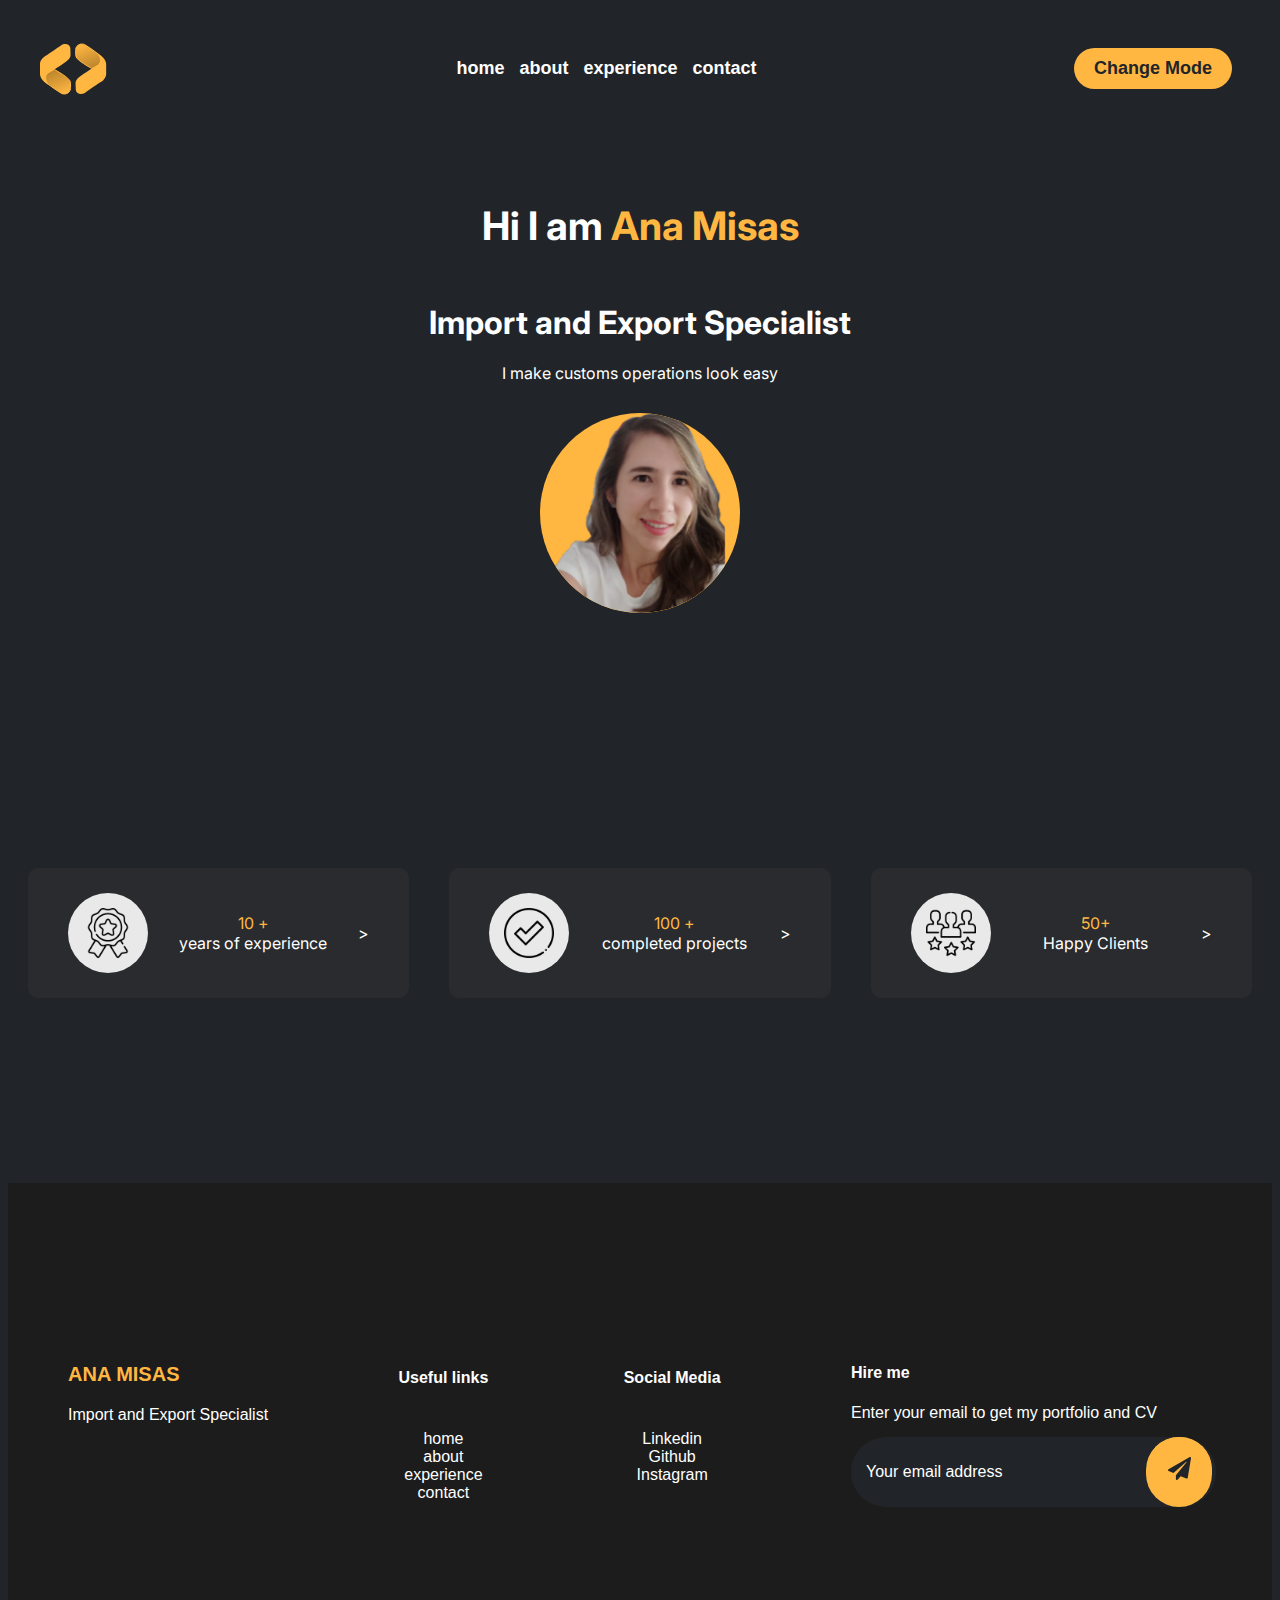
<file: index.html>
<!DOCTYPE html>
<html lang="en">
<head>
    <meta charset="UTF-8">
    <meta http-equiv="X-UA-Compatible" content="IE=edge">
    <meta name="viewport" content="width=device-width, initial-scale=1.0">
    <link rel="preconnect" href="https://fonts.googleapis.com">
    <link rel="preconnect" href="https://fonts.gstatic.com" crossorigin>
    <link href="https://fonts.googleapis.com/css2?family=Inter:wght@200;400;500;700&family=Poppins:wght@200;400;500;700&family=Work+Sans:wght@200;400;500;700&display=swap" rel="stylesheet">
    <link rel="stylesheet" href="./css/style.css">
    <title>MY CV</title>
</head>
<body>
    <!--logo y menu principal-->
        <header>
        <img src="./img/imagen.svg" alt="logo">
        <nav>
            <ul class ="navheader">
               <li><a href="./index.html" class="aHeader">home</a></li>
               <li><a href="./About.html" class="aHeader">about</a></li>
               <li><a href="./Experience.html" class="aHeader">experience</a></li>
               <li><a href="./Contact.html" class="aHeader">contact</a></li>
            </ul>
        </nav>
        <button id="buttonHeader">Change Mode</button>
     </header>
     <!--nombre e info principal-->
     <section id="sectioninfo">
        <h2> Hi I am <span id="nombre"> Ana Misas</span> </h2>
        <h1>Import and Export Specialist</h1>
        <span>I make customs operations look easy</span>
        <img src="./img/Group 36670.svg" alt="photo Ana" id="imgp">
    </section>
     <!--experiencia-->
    <section id="experienceinfo">
        <div class="cajacentral">
            <img class="logoresumen"src="./img/experience.svg" alt="logo Experience">
            <div class="splittext">
                <span class="colornumber">10 +</span>
                <span>years of experience</span> 
            </div>
            <span> > </span>
        </div>
        <div class="cajacentral">
            <img class="logoresumen"src="./img/completed projects.svg" alt="logo Projects">
            <div class="splittext">
              <span class="colornumber">100 +</span>
              <span>completed projects</span>
            </div> 
            <span> > </span>           
        </div>
        <div class="cajacentral">
            <img class="logoresumen"src="./img/Happy clients.svg" alt="logo Happy Clients">
           <div class="splittext">
              <span class="colornumber">50+ </span>
              <span>Happy Clients</span>
           </div>
           <span> > </span>            
        </div>
    </section>
      <!--footer-->
     <footer>
      <div>
        <h3 id="nombreana">ANA MISAS</h3>
        <span>Import and Export Specialist</span>
      </div>
      <div class="divfooter">
        <h4>Useful links</h4>
        <ul class="divfooter"> 
          <li><a href="./index.html ">home</a></li>
          <li><a href="./About.html">about</a></li>
          <li><a href="./Experience.html">experience</a></li>
          <li><a href="./Contact.html">contact</a></li>
        </ul>
      </div>
      <div class="divfooter">  
         <h4>Social Media</h4>
         <ul class="divfooter">
           <li><a href="https://www.linkedin.com/in/ana-maria-misas-tabares-0ab04418a/">Linkedin</a></li>
           <li><a href="https://github.com/anamar422">Github</a></li>
           <li><a href="https://www.instagram.com/am_ms_ts/">Instagram</a></li>
         </ul>
      </div>
      <div>
         <h4>Hire me</h4>
         <li>Enter your email to get my portfolio and CV</li>
        <div id="sendemail">
           <li class="cajapequeña">Your email address</li>             
           <button class="button2"><img src="./img/boton correos.svg" alt="correo"></button>
        </div>
      </div> 
    </footer>
    <script src="project1.js"></script>
</body>
</html>
</file>
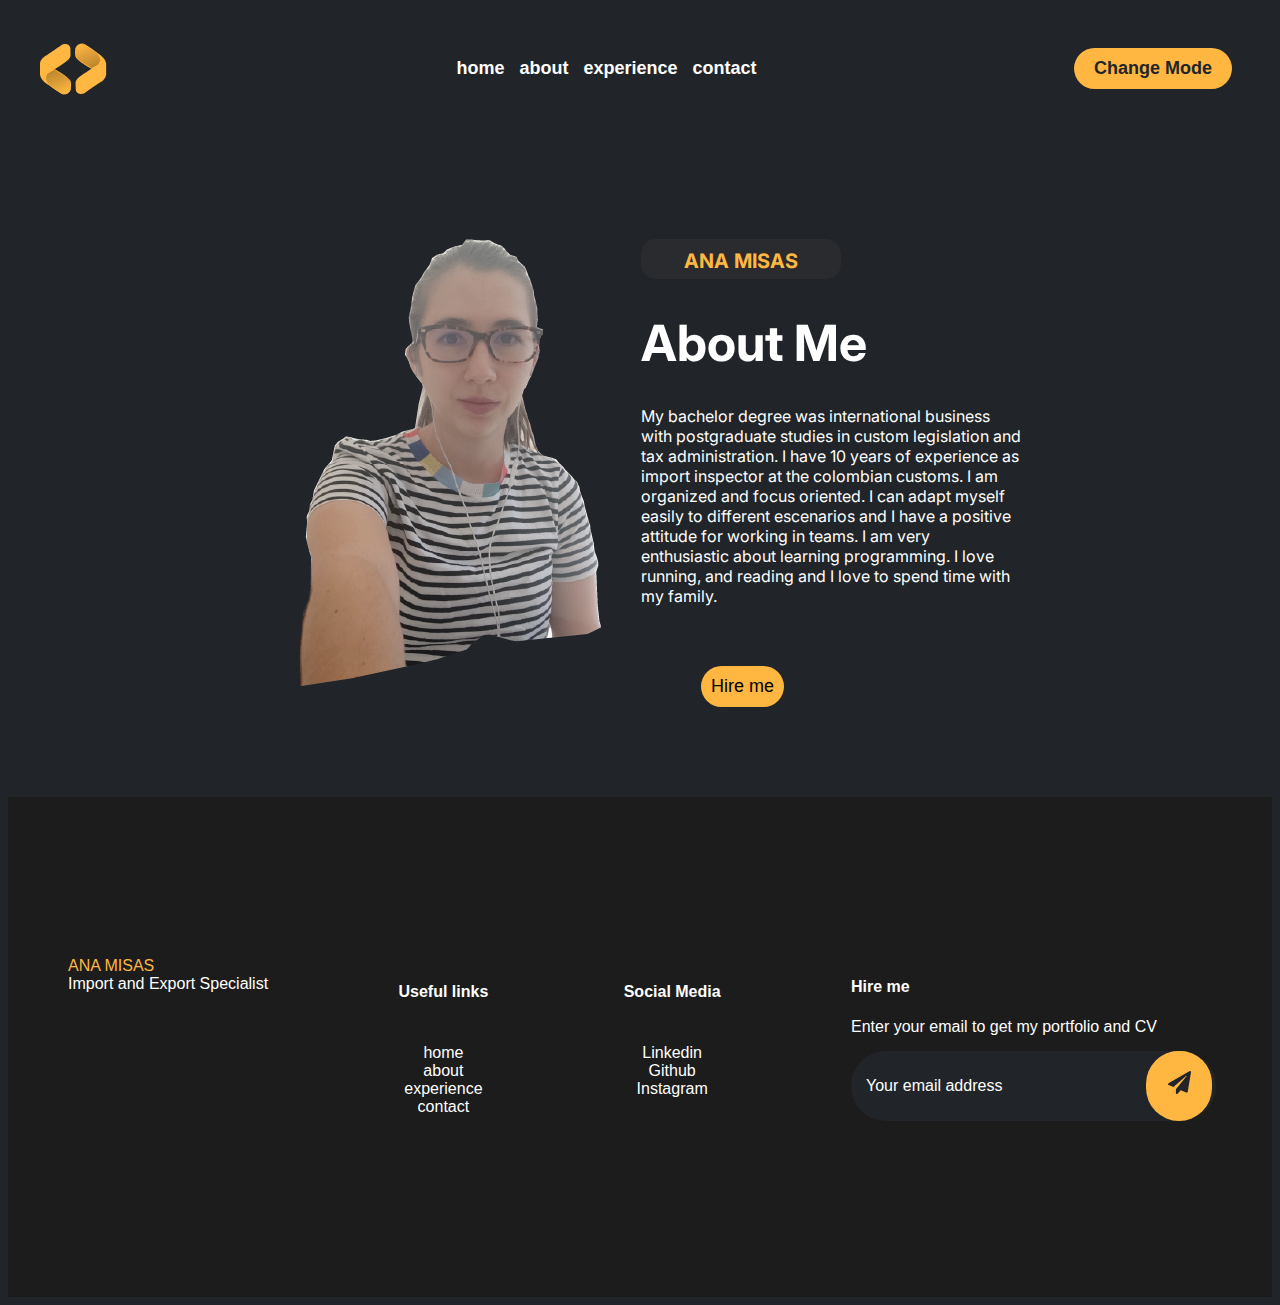
<file: About.html>
<!DOCTYPE html>
<html lang="en">
<head>
    <meta charset="UTF-8">
    <meta http-equiv="X-UA-Compatible" content="IE=edge">
    <meta name="viewport" content="width=device-width, initial-scale=1.0">
    <link rel="preconnect" href="https://fonts.googleapis.com">
    <link rel="preconnect" href="https://fonts.gstatic.com" crossorigin>
    <link href="https://fonts.googleapis.com/css2?family=Inter:wght@200;400;500;700&family=Poppins:wght@200;400;500;700&family=Work+Sans:wght@200;400;500;700&display=swap" rel="stylesheet">
    <link rel="stylesheet" href="./css/style.css">
    <title>About</title>
</head>
<body>
    <!--logo y menu principal-->
    <header>
      <img src="./img/imagen.svg" alt="logo">
      <nav>
          <ul class ="navheader">
             <li><a href="./index.html" class="aHeader">home</a></li>
             <li><a href="./About.html" class="aHeader">about</a></li>
             <li><a href="./Experience.html" class="aHeader">experience</a></li>
             <li><a href="./Contact.html" class="aHeader">contact</a></li>
          </ul>
      </nav>
      <button id="buttonHeader">Change Mode</button>
   </header>
    <!--nombre e info principal-->
<section class="cajaabout">
        <img id="imagenabout"src="./img/ana 2.png" alt="ana photo 2">
        <div>
            <h3 class="anamisassec">ANA MISAS</h3>
            <h1 id="aboutme"> About Me</h1>
            <div class="biographysec">My bachelor degree was international business  with postgraduate studies in  custom  legislation  and  tax  administration. I have 10 years of experience as  import inspector at the colombian customs. I am organized and  focus oriented. I  can adapt myself easily to different escenarios and  I  have a positive attitude for working in teams. I am very enthusiastic about learning programming.  I love running, and reading and I love to spend time with my family.</div>
            <button class="buttonHireMe">Hire me</button>
        </div>
</section>
<footer>
  <div>
    <div id="nombreana">ANA MISAS</div>
    <span>Import and Export Specialist</span>
  </div>
  <div class="divfooter">
    <h4>Useful links</h4>
    <ul class="divfooter"> 
      <li><a href="./index.html ">home</a></li>
      <li><a href="./About.html">about</a></li>
      <li><a href="./Experience.html">experience</a></li>
      <li><a href="./Contact.html">contact</a></li>
    </ul>
  </div>
  <div class="divfooter">  
     <h4>Social Media</h4>
     <ul class="divfooter">
       <li><a href="https://www.linkedin.com/in/ana-maria-misas-tabares-0ab04418a/">Linkedin</a></li>
       <li><a href="https://github.com/anamar422">Github</a></li>
       <li><a href="https://www.instagram.com/am_ms_ts/">Instagram</a></li>
     </ul>
  </div>
  <div>
     <h4>Hire me</h4>
     <li>Enter your email to get my portfolio and CV</li>
    <div id="sendemail">
       <li class="cajapequeña">Your email address</li>             
       <button class="button2"><img src="./img/boton correos.svg" alt="correo"></button>
    </div>
  </div>   
    </footer>
    <script src="project1.js"></script>
</body>
</html>
</file>
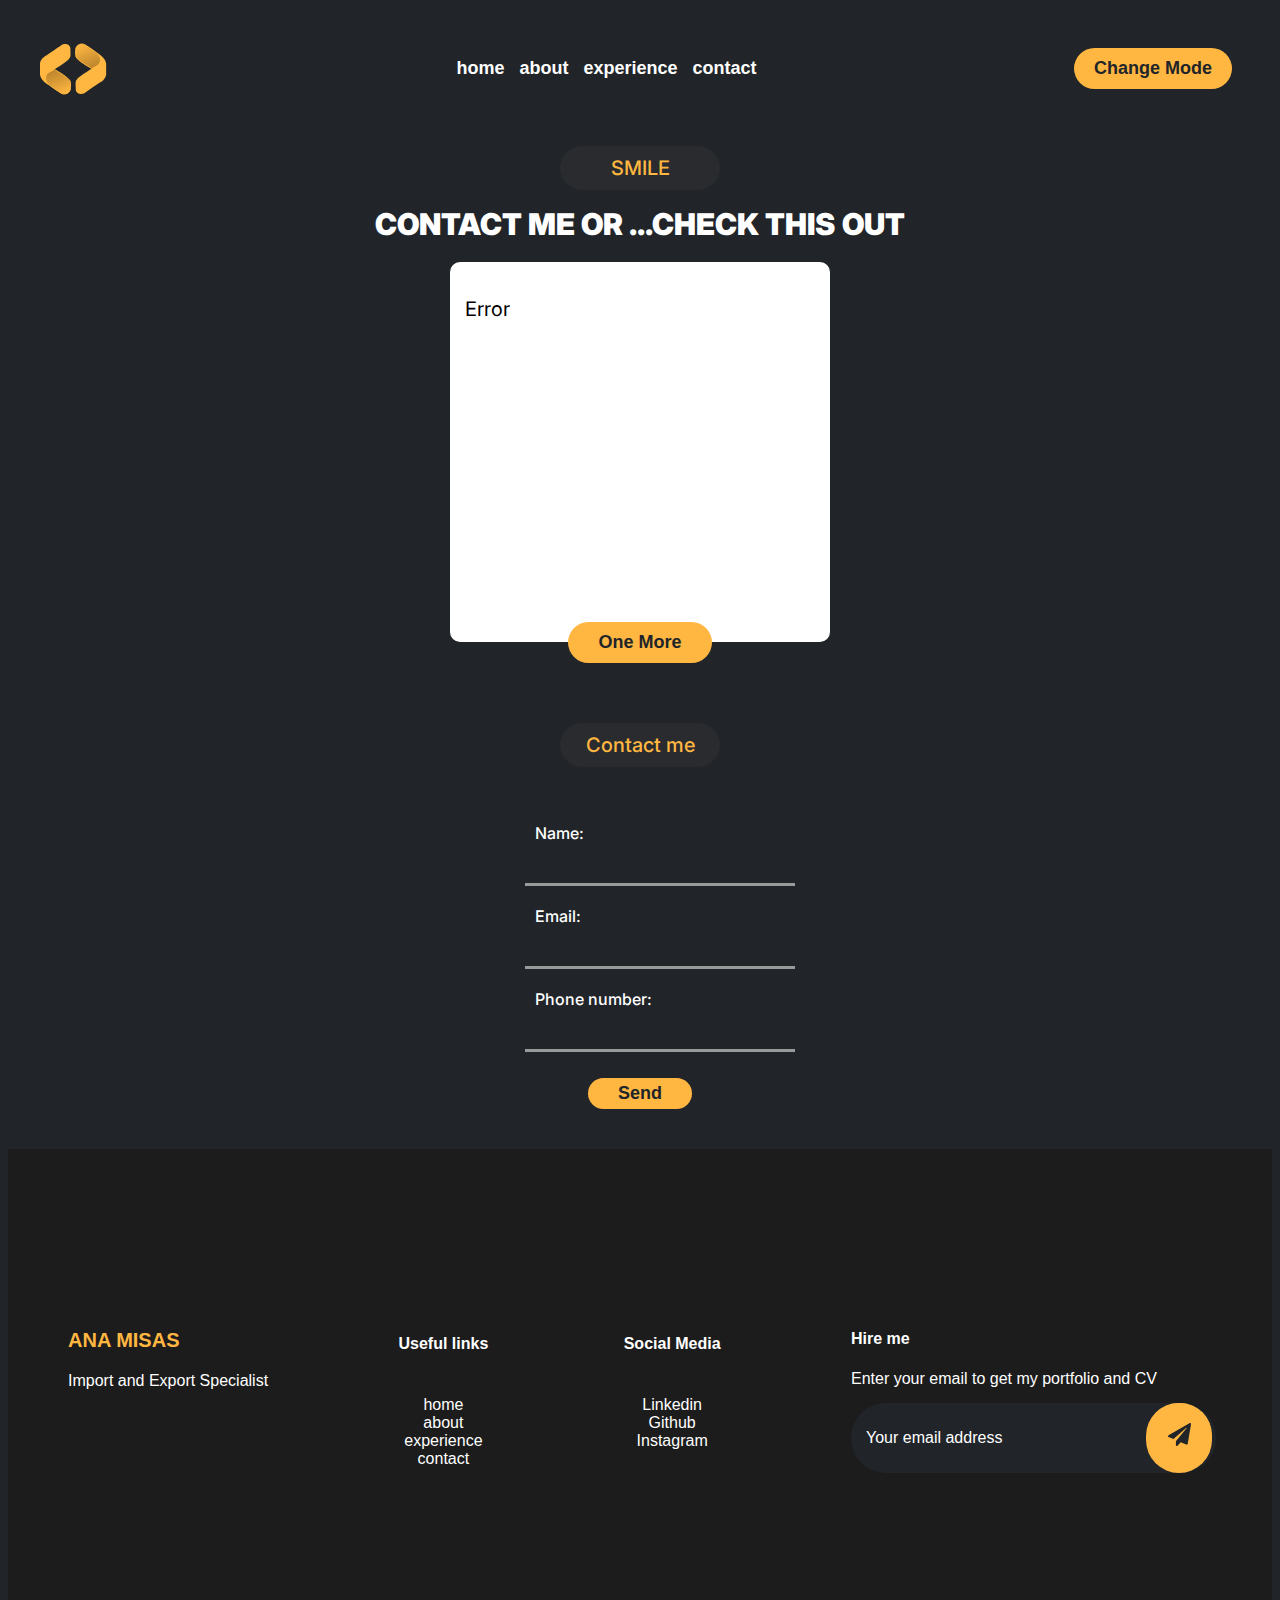
<file: Contact.html>
<!DOCTYPE html>
<html lang="en">
<head>
    <meta charset="UTF-8">
    <meta http-equiv="X-UA-Compatible" content="IE=edge">
    <meta name="viewport" content="width=device-width, initial-scale=1.0">
    <link rel="preconnect" href="https://fonts.googleapis.com">
    <link rel="preconnect" href="https://fonts.gstatic.com" crossorigin>
    <link href="https://fonts.googleapis.com/css2?family=Inter:wght@200;400;500;700&family=Poppins:wght@200;400;500;700&family=Work+Sans:wght@200;400;500;700&display=swap" rel="stylesheet">
    <link rel="stylesheet" href="./css/style.css">
    <title>Contact</title>
</head>
<body>
  <header>
    <img src="./img/imagen.svg" alt="logo">
    <nav>
        <ul class ="navheader">
           <li><a href="./index.html" class="aHeader">home</a></li>
           <li><a href="./About.html" class="aHeader">about</a></li>
           <li><a href="./Experience.html" class="aHeader">experience</a></li>
           <li><a href="./Contact.html" class="aHeader">contact</a></li>
        </ul>
    </nav>
    <button id="buttonHeader">Change Mode</button>
 </header>
    <section class="smile">
        <h2 class="contact">SMILE</h2>
        <span class="contactSmile">CONTACT ME OR ...CHECK THIS OUT</span>
        <div class="cajagrande4">
          <p id="joke"></p>
          <p id="punchline"></p>
         </div>
        <button id="button3"> One More </button>
    </section>
    <section id="sectioninfo">
        <h3 class="contact">Contact me</h3>
        <ul>
            <li class="info"> Name:</li>
            <li class="info"> Email:</li>
            <li class="info"> Phone number:</li>
        </ul>
        <button class="button4">Send</button>
    </section>
    <footer>
      <div>
        <h3 id="nombreana">ANA MISAS</h3>
        <span>Import and Export Specialist</span>
      </div>
      <div class="divfooter">
        <h4>Useful links</h4>
        <ul class="divfooter"> 
          <li><a href="./index.html ">home</a></li>
          <li><a href="./About.html">about</a></li>
          <li><a href="./Experience.html">experience</a></li>
          <li><a href="./Contact.html">contact</a></li>
        </ul>
      </div>
      <div class="divfooter">  
         <h4>Social Media</h4>
         <ul class="divfooter">
           <li><a href="https://www.linkedin.com/in/ana-maria-misas-tabares-0ab04418a/">Linkedin</a></li>
           <li><a href="https://github.com/anamar422">Github</a></li>
           <li><a href="https://www.instagram.com/am_ms_ts/">Instagram</a></li>
         </ul>
      </div>
      <div>
         <h4>Hire me</h4>
         <li>Enter your email to get my portfolio and CV</li>
        <div id="sendemail">
           <li class="cajapequeña">Your email address</li>             
           <button class="button2"><img src="./img/boton correos.svg" alt="correo"></button>
        </div>
      </div> 
    </footer>
        <script src="jokes.js"></script>
        <script src="project1.js"></script>
</body>
</html>
</file>
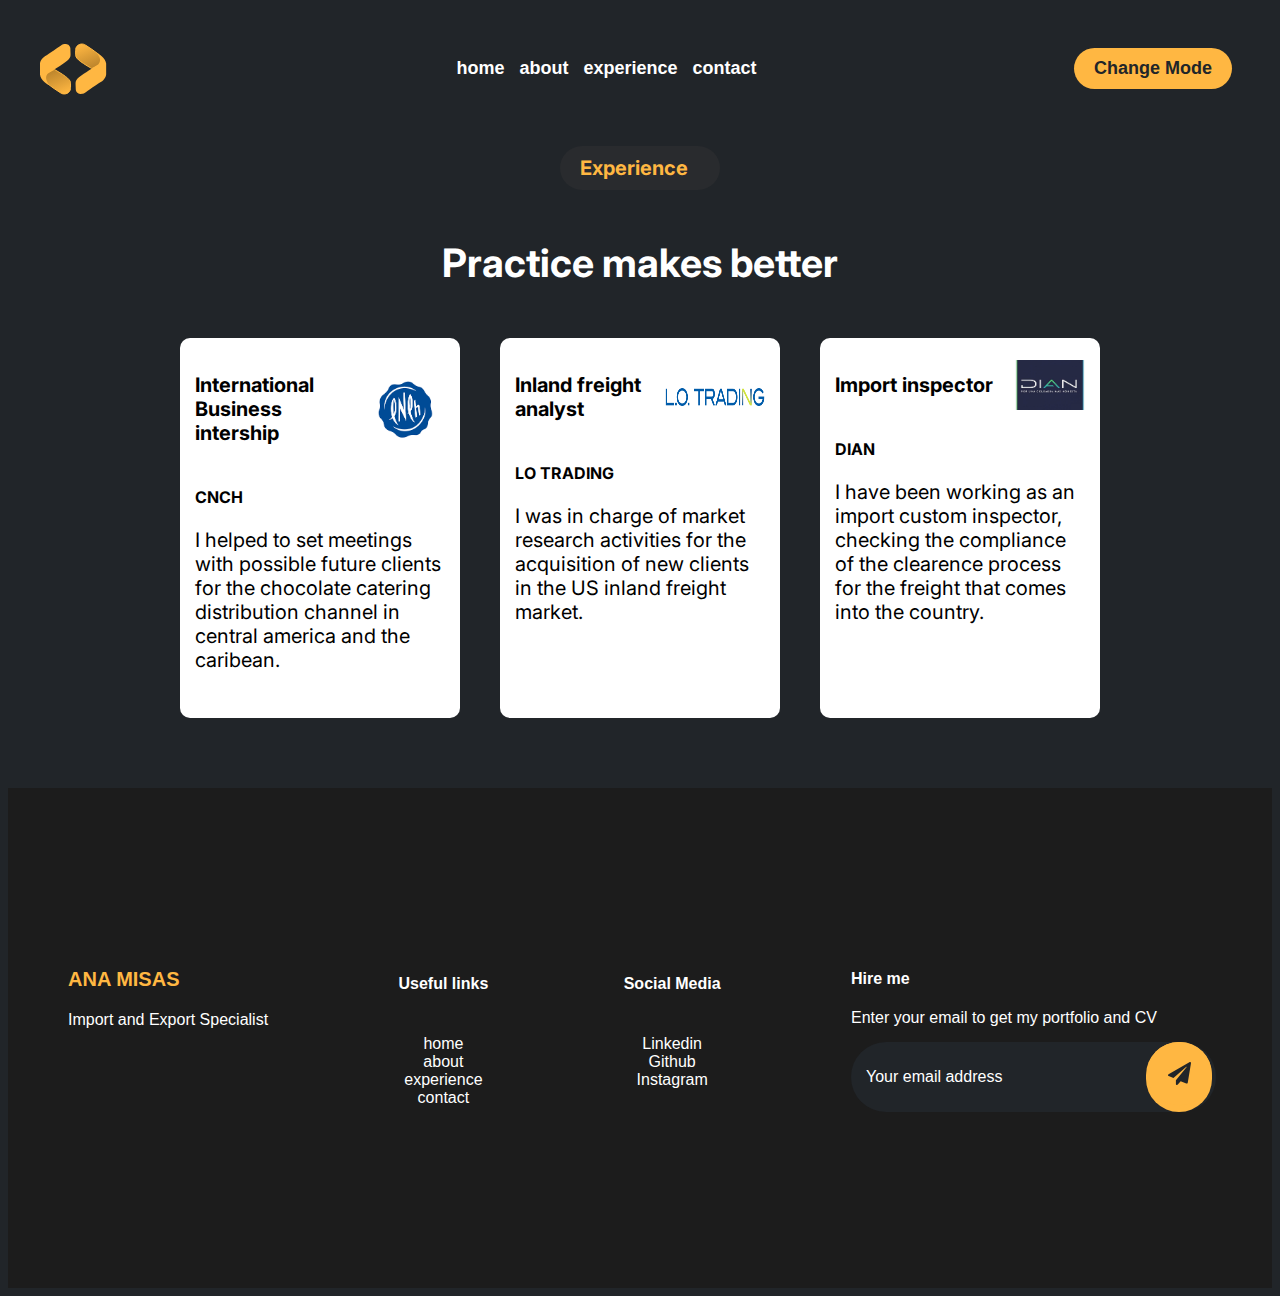
<file: Experience.html>
<!DOCTYPE html>
<html lang="en">
<head>
    <meta charset="UTF-8">
    <meta http-equiv="X-UA-Compatible" content="IE=edge">
    <meta name="viewport" content="width=device-width, initial-scale=1.0">
    <link rel="preconnect" href="https://fonts.googleapis.com">
    <link rel="preconnect" href="https://fonts.gstatic.com" crossorigin>
    <link href="https://fonts.googleapis.com/css2?family=Inter:wght@200;400;500;700&family=Poppins:wght@200;400;500;700&family=Work+Sans:wght@200;400;500;700&display=swap" rel="stylesheet">
    <link rel="stylesheet" href="./css/style.css">
    <title>Experience</title>
</head>
<body>
     <!--logo y menu principal-->
        <header>
            <img src="./img/imagen.svg" alt="logo">
                <nav>
                    <ul class ="navheader">
                        <li><a href="./index.html" class="aHeader">home</a></li>
                        <li><a href="./About.html" class="aHeader">about</a></li>
                        <li><a href="./Experience.html" class="aHeader">experience</a></li>
                        <li><a href="./Contact.html" class="aHeader">contact</a></li>
                     </ul>
                </nav>
             <button id="buttonHeader">Change Mode</button>
        </header>
      <!--nombre e info principal-->
    <section id="sect-experience">
         <h2 class="experience">Experience</h2>
         <h2>Practice makes better</h2>
        <div class="caja-experience">
            <span class="cajagrande">
                <div class="logos">
                    <h3>International Business intership</h3>
                    <img src="./img/logo cnch.png" alt="cnch" id="logocnch">
                </div>
                <h4 class="h4">CNCH</h4>
                <p>I helped to set meetings with possible future clients for the chocolate catering  distribution channel in central america and the caribean.</p>
            </span>
            <span class="cajagrande">
                <div class="logos">
                    <h3>Inland freight analyst</h3>
                    <img src="./img/logo lo trading.png" alt="lo trading"id="logolotrading">
                </div>
                <h4 class="h4">LO TRADING</h4>
                <p>I was in charge of market research activities for the acquisition of new clients in the US inland freight market.</p>
            </span>
            <span class="cajagrande">
                <div class="logos">
                    <h3>Import  inspector</h3>
                 <img src="./img/logo dian.jpeg" alt="dian" id="logodian">
                </div>
                <h4 class="h4">DIAN</h4>
                <p>I have been working as an import custom inspector, checking the compliance of the clearence process for the freight that comes into the country.</p>
            </span>
        </div>
    </section>
    
    <footer>
        <div>
            <h3 id="nombreana">ANA MISAS</h3>
            <span>Import and Export Specialist</span>
          </div>
          <div class="divfooter">
            <h4>Useful links</h4>
            <ul class="divfooter"> 
              <li><a href="./index.html ">home</a></li>
              <li><a href="./About.html">about</a></li>
              <li><a href="./Experience.html">experience</a></li>
              <li><a href="./Contact.html">contact</a></li>
            </ul>
          </div>
          <div class="divfooter">  
             <h4>Social Media</h4>
             <ul class="divfooter">
               <li><a href="https://www.linkedin.com/in/ana-maria-misas-tabares-0ab04418a/">Linkedin</a></li>
               <li><a href="https://github.com/anamar422">Github</a></li>
               <li><a href="https://www.instagram.com/am_ms_ts/">Instagram</a></li>
             </ul>
          </div>
          <div>
             <h4>Hire me</h4>
             <li>Enter your email to get my portfolio and CV</li>
            <div id="sendemail">
               <li class="cajapequeña">Your email address</li>             
               <button class="button2"><img src="./img/boton correos.svg" alt="correo"></button>
            </div>
          </div>
     </footer>
        <script src="project1.js"></script>
</body>
</html>
</file>
<file: css/style.css>
@import url('https://fonts.googleapis.com/css2?family=Inter:wght@200;400;500;700&family=Poppins:wght@200;400;500;700&family=Work+Sans:wght@200;400;500;700&display=swap');

body{
    background-color:#212529;
    font-family: 'Inter',sans-serif;
    color: white;
 }

 header{
     font-family:'poppings', sans-serif;
     font-size: 18px;
     font-style: normal;
     font-weight: bold;
     display: flex;
     justify-content: space-between;
     align-items: center;
     padding: 20px;
 }
    
li{
    list-style: none;
}

a{
    text-decoration: none;
    color: white;
}
.aHeader{
    text-decoration: none;
    color: white;
}

/* a:visited{
    color: white;
} */

a:hover{
    color:#FFB742;
}

#buttonHeader{
    background-color: #FFB742;
    color: #212529;
    font-size: 18px;
    font-weight: 700;
    padding: 10px 20px;
    border-radius: 25px;
    border-style: none;
    margin: 20px;
}

.navheader{
    display:flex;
    justify-content: space-between;
    width: 300px;

}
.nav{
    display: flex;
    justify-content: space-between;
    width: 350px;
    padding: 10px;
    margin: 12px;
}

/*section index*/

#sectioninfo{
    display:flex;
    flex-direction:column;
    align-items: center;
    padding: 40px;
    
}

#imgp{
    background-color: #FFB742;
    border-radius: 150px;
    border-style: none;
    width: 200px;
    height: 200px;
    margin: 30px;

}
#experienceinfo{
    font-family: "inter", sans-serif;
    display: flex;
    justify-content: center;
    align-items: center;
    height: 500px;
}

#nombre{
    color: #FFB742;
}

.cajacentral{
    display: flex;
    justify-content: space-between;
    align-items: center;
    background-color:#292B2E;
    height: 50px;
    width: 350px;
    margin: 20px;
    padding: 40px;
    border-radius: 10px;
    color: white;
    
}
 .logoresumen{
    display: flex;
    align-self: center;
    width: 80px;
    height: 80px;
 }

 .colornumber{
    color:#FFB742;
 }

 .splittext{
    display: flex;
    flex-direction: column;
    justify-items: center;
    align-items: center;
 }

footer{
    background-color: #1C1C1C;
    font-family: 'work-sans', sans-serif;
    height: 180px;
    padding: 160px 60px;
    display:flex;
    justify-content: space-between;
    align-items: space-between;
    color:white;

}
#nombreana{
    color:#FFB742
}

#sendemail{
    display: flex;
    margin-top: 15px;
}

.cajapequeña{
    display: flex;
    justify-content: space-between;
    align-items: center;
    background-color:#212529 ;
    height: 40px;
    width: 350px;
    padding: 15px 0px 15px 15px;
    border-radius: 50px;
    border-style: none;
}

.button2{
    background-color: #FFB742;
    color: #212529;
    font-size: 18px;
    font-weight: 700px;
    margin-left: -70px;
    padding: .5px;
    border-radius: 50px;
    border-style: none;
    margin-bottom: 50px;
    
}
.divfooter{
    display:flex;
    flex-direction: column;
    justify-items: center;
    align-items: center;
    padding: 5px;
}

h4{
    color: white;
}

/*section about*/

#imagenabout{
margin:40px;
}
.cajaabout{
    display: flex;
    justify-content: center;
    align-items: center;
    padding: 50px;
    margin: 20px;
    }

.buttonHireMe{
    background-color: #FFB742;
    color:black;
    font-size: 18px;
    font-weight: 700px;
    border-radius: 25px;
    border-style: none;
    align-items: center;
    padding: 10px;
    margin-left: 60px;
    margin-top:60px;
}    

.anamisassec{
    display: flex;
    color: #FFB742;
    background-color: #292B2E;
    font-size: 20px;
    font-weight: 500px;
    width:180px;
    border-radius: 15px;
    height: 20px;
    justify-content:center;
    padding: 10px 10px;
    }

#aboutme{
    font-size: 50px;
}
.biographysec{
 width: 380px;
 height:200px;   
}

/*experience section*/

#sect-experience{
    display: flex;
    flex-direction: column;
    align-items: center;    
}

.caja-experience{
    display:flex;
    justify-items: space-between;
    padding-bottom: 50px;
}

.experience{
background-color:#292B2E;
color:#FFB742;
font-size: 20px;
font-weight:500px;
width:120px;
padding: 10px 20px;
border-radius: 25px;
border-style: none;
}

h2{
font-size: 39.29px;
}
h3{
    font-size:20px;
    color:black;
    font-weight: 700;
}
.h4{
    color:black;
    font-size: 16px;
    font-weight:400px;
}
.cajagrande{
    background-color: white;
    color: black;
    font-size: 20px;
    font-weight: 200px;
    height: 350px;
    width: 250px;
    margin: 20px;
    padding: 15px;
    border-radius: 10px;
    border-style: none;
}

#infosection{
    display: flex;
    flex-direction: column;
    justify-items: center;
    align-items: center;
    padding: 50px;
}

.logos{
    display:flex;
    justify-content: space-between;
    align-items: center;
}

#logocnch{
    height:80px;
    width:80px;
}

#logolotrading{
height: 20px;
width:100px;
}

#logodian{
height:50px;
width:70px;
}

/*contact section*/

.smile{
    display: flex;
    flex-direction: column;
    justify-items:center;
    align-items: center;
}

.cajagrande4{
    background-color: white;
    color: black;
    font-size: 20px;
    font-weight: 200px;
    height:350px;
    width: 350px;
    margin:20px;
    padding:15px;
    border-radius:10px;
    border-style: none;
}

#button3{
    background: #FFB742;
    color:#212529;
    font-size: 18px;
    font-weight: 700;
    padding:10px 30px;
    margin-top: -40px;
    border-radius: 50px;
    border-style: none;
    justify-content: right;
    cursor: pointer;
}

.button3:active{
    transform: scale(0.98);
}

.contactSmile{
    color:white;
    font-size: 30px;
    font-weight: 900;
}

.contact{
display: flex;
justify-content: center;
background-color: #292B2E;
color: #FFB742;
font-size: 20px;
font-weight: 500;
width: 120px;
padding: 10px 20px;
border-radius: 25px;
border-style: none;
}

.button4{
    background-color: #FFB742;
    color: #212529;
    font-size: 18px;
    font-weight: 700;
    padding: 5px 30px;
    border-radius: 50px;
    border-style: none;
    justify-content: right;
}

.info{
    font-size: 30;
    font-weight: 500;
    width:250px;
    height: 50px;
    padding:10px;
    margin:10px;
    border-bottom: 3px solid #999a9a;
}
/* light mode*/

.change-mode-body{
    background-color: white;
    color:black;
}

.change-mode-aHeader{
    color:black;
}

.change-mode-cajagrande{
    background-color: black;
    color: white;
}
.change-mode-h3{
    color: white;
}
.change-mode-h4{
    color: white;
}
.change-mode-contact{
    background-color: white;
}
.change-mode-cajagrande4{
    background-color: black;
    color: white;
}

.change-mode-contactSmile{
    color:black;
}
</file>
